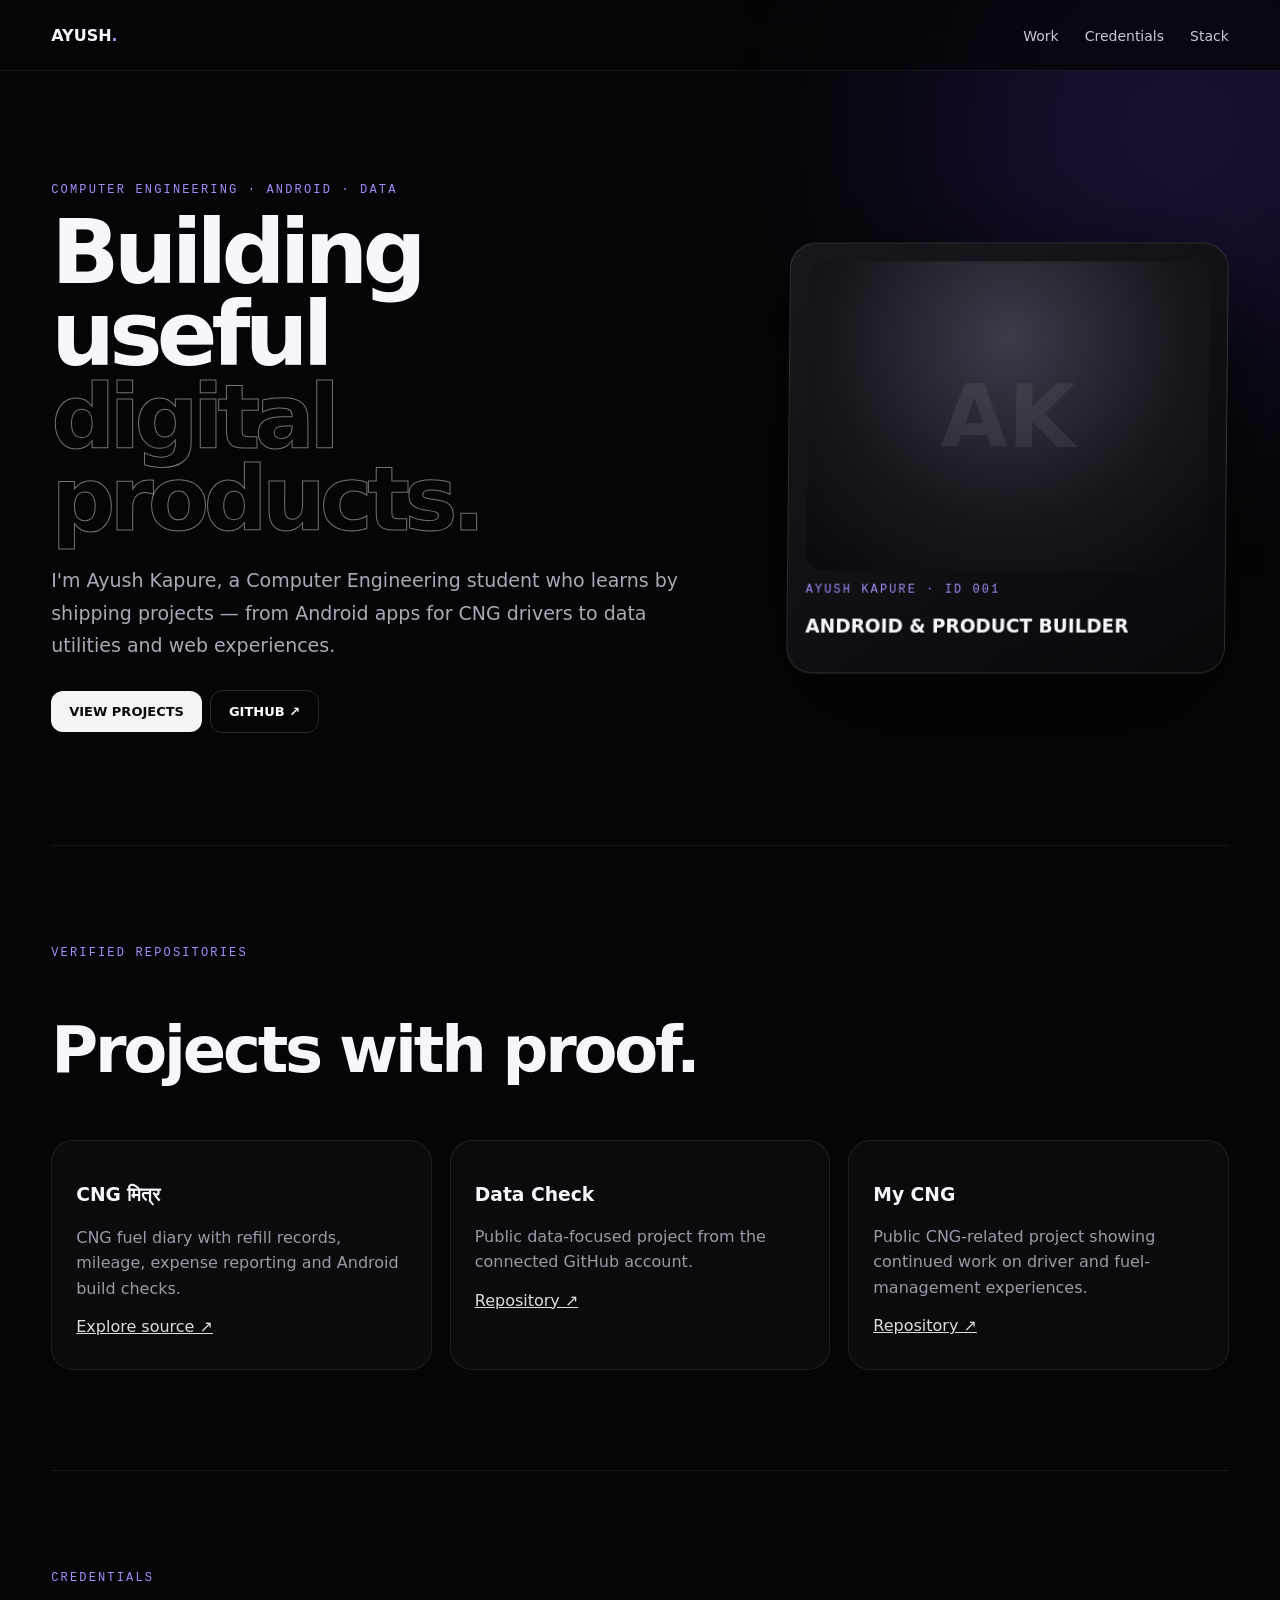
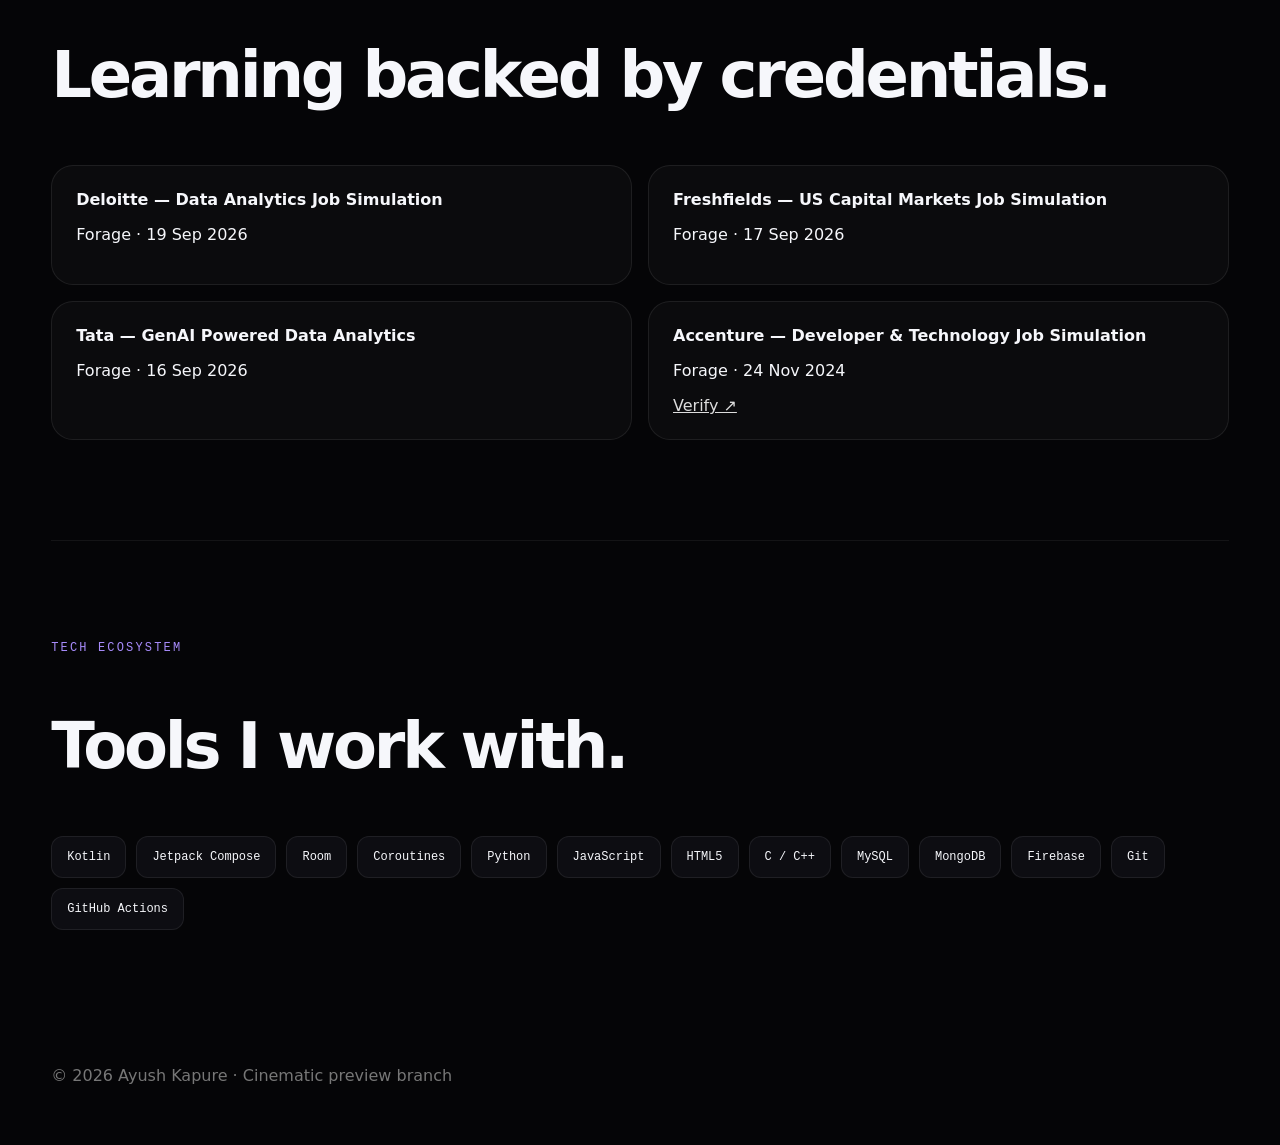
<file: cinematic-preview.html>
<!doctype html><html><head><meta charset='utf-8'><meta name='viewport' content='width=device-width,initial-scale=1'><title>Ayush Kapure — Cinematic Portfolio Preview</title><style>
*{box-sizing:border-box}html{scroll-behavior:smooth}body{margin:0;background:#050507;color:#f6f7fb;font-family:Inter,ui-sans-serif,system-ui,-apple-system,Segoe UI,Roboto,sans-serif;overflow-x:hidden}.noise{position:fixed;inset:0;pointer-events:none;opacity:.12;background-image:radial-gradient(#fff .5px,transparent .5px);background-size:6px 6px}.orb{position:fixed;width:520px;height:520px;border-radius:50%;filter:blur(110px);opacity:.18;background:#7c3aed;right:-160px;top:-130px}.wrap{width:min(1180px,92vw);margin:auto}.nav{position:sticky;top:0;z-index:20;backdrop-filter:blur(18px);background:#050507b8;border-bottom:1px solid #ffffff12}.navin{height:70px;display:flex;align-items:center;justify-content:space-between}.brand{font-weight:800}.brand span{color:#a78bfa}.links a{color:#c9c9d4;text-decoration:none;margin-left:26px;font-size:14px}.hero{min-height:86vh;display:grid;grid-template-columns:1.2fr .8fr;align-items:center;gap:70px;padding:70px 0}.eyebrow{font-family:monospace;color:#a78bfa;letter-spacing:.18em;text-transform:uppercase;font-size:12px}.hero h1{font-size:clamp(52px,7vw,94px);line-height:.92;letter-spacing:-.065em;margin:14px 0 24px}.hero h1 em{font-style:normal;color:transparent;-webkit-text-stroke:1px #ffffff70}.lead{font-size:19px;line-height:1.7;color:#a9a9b7}.btn{display:inline-block;text-decoration:none;padding:13px 18px;border-radius:12px;font-weight:700;font-size:13px;margin:10px 8px 0 0}.primary{background:#f5f5f7;color:#0a0a0d}.ghost{border:1px solid #ffffff24;color:#fff}.idcard{border-radius:26px;padding:18px;background:linear-gradient(145deg,#17171d,#09090c);border:1px solid #ffffff20;box-shadow:0 45px 120px #000;transform:rotateY(-8deg) rotateX(4deg);transition:.3s}.idcard:hover{transform:none}.avatar{height:310px;border-radius:18px;background:radial-gradient(circle at 50% 25%,#3b3b49,#15151b 60%,#0a0a0d);display:grid;place-items:center;font-size:88px;font-weight:900;color:#ffffff12}.section{padding:100px 0;border-top:1px solid #ffffff0f}.section h2{font-size:clamp(38px,5vw,64px);letter-spacing:-.05em}.grid{display:grid;grid-template-columns:repeat(3,1fr);gap:18px}.card,.cert{border:1px solid #ffffff14;background:#ffffff07;border-radius:22px;padding:24px}.card{min-height:230px}.card p{color:#999aa8;line-height:1.6}.card a,.cert a{color:#ddd}.certs{display:grid;grid-template-columns:repeat(2,1fr);gap:16px}.skills{display:flex;flex-wrap:wrap;gap:10px}.skill{padding:13px 15px;border-radius:12px;border:1px solid #ffffff13;background:#0d0d12;font-family:monospace;font-size:12px}.footer{padding:36px 0 60px;color:#777}@media(max-width:800px){.hero{grid-template-columns:1fr}.grid,.certs{grid-template-columns:1fr}.links{display:none}}
</style></head><body><div class='noise'></div><div class='orb'></div><nav class='nav'><div class='wrap navin'><div class='brand'>AYUSH<span>.</span></div><div class='links'><a href='#work'>Work</a><a href='#certs'>Credentials</a><a href='#skills'>Stack</a></div></div></nav><main class='wrap'><section class='hero'><div><div class='eyebrow'>Computer Engineering · Android · Data</div><h1>Building useful<br><em>digital products.</em></h1><p class='lead'>I'm Ayush Kapure, a Computer Engineering student who learns by shipping projects — from Android apps for CNG drivers to data utilities and web experiences.</p><a class='btn primary' href='#work'>VIEW PROJECTS</a><a class='btn ghost' href='https://github.com/ayushkapure26'>GITHUB ↗</a></div><div class='idcard'><div class='avatar'>AK</div><p class='eyebrow'>AYUSH KAPURE · ID 001</p><h3>ANDROID & PRODUCT BUILDER</h3></div></section>
<section class='section' id='work'><div class='eyebrow'>Verified repositories</div><h2>Projects with proof.</h2><div class='grid'><article class='card'><h3>CNG मित्र</h3><p>CNG fuel diary with refill records, mileage, expense reporting and Android build checks.</p><a href='https://github.com/ayushkapure26/Ayush_prmm'>Explore source ↗</a></article><article class='card'><h3>Data Check</h3><p>Public data-focused project from the connected GitHub account.</p><a href='https://github.com/ayushkapure26/Data-Check'>Repository ↗</a></article><article class='card'><h3>My CNG</h3><p>Public CNG-related project showing continued work on driver and fuel-management experiences.</p><a href='https://github.com/ayushkapure26/My-cng'>Repository ↗</a></article></div></section>
<section class='section' id='certs'><div class='eyebrow'>Credentials</div><h2>Learning backed by credentials.</h2><div class='certs'><div class='cert'><b>Deloitte — Data Analytics Job Simulation</b><p>Forage · 19 Sep 2026</p></div><div class='cert'><b>Freshfields — US Capital Markets Job Simulation</b><p>Forage · 17 Sep 2026</p></div><div class='cert'><b>Tata — GenAI Powered Data Analytics</b><p>Forage · 16 Sep 2026</p></div><div class='cert'><b>Accenture — Developer & Technology Job Simulation</b><p>Forage · 24 Nov 2024</p><a href='https://forage-uploads-prod.s3.amazonaws.com/completion-certificates/ovyvuqqNRQKBjNxbj/3xnZEj9kfpoQKW885_ovyvuqqNRQKBjNxbj_HwoRRiW2e4CwZcYFw_1732420745841_completion_certificate.pdf'>Verify ↗</a></div></div></section>
<section class='section' id='skills'><div class='eyebrow'>Tech ecosystem</div><h2>Tools I work with.</h2><div class='skills'><span class='skill'>Kotlin</span><span class='skill'>Jetpack Compose</span><span class='skill'>Room</span><span class='skill'>Coroutines</span><span class='skill'>Python</span><span class='skill'>JavaScript</span><span class='skill'>HTML5</span><span class='skill'>C / C++</span><span class='skill'>MySQL</span><span class='skill'>MongoDB</span><span class='skill'>Firebase</span><span class='skill'>Git</span><span class='skill'>GitHub Actions</span></div></section><footer class='footer'>© 2026 Ayush Kapure · Cinematic preview branch</footer></main></body></html>
</file>
